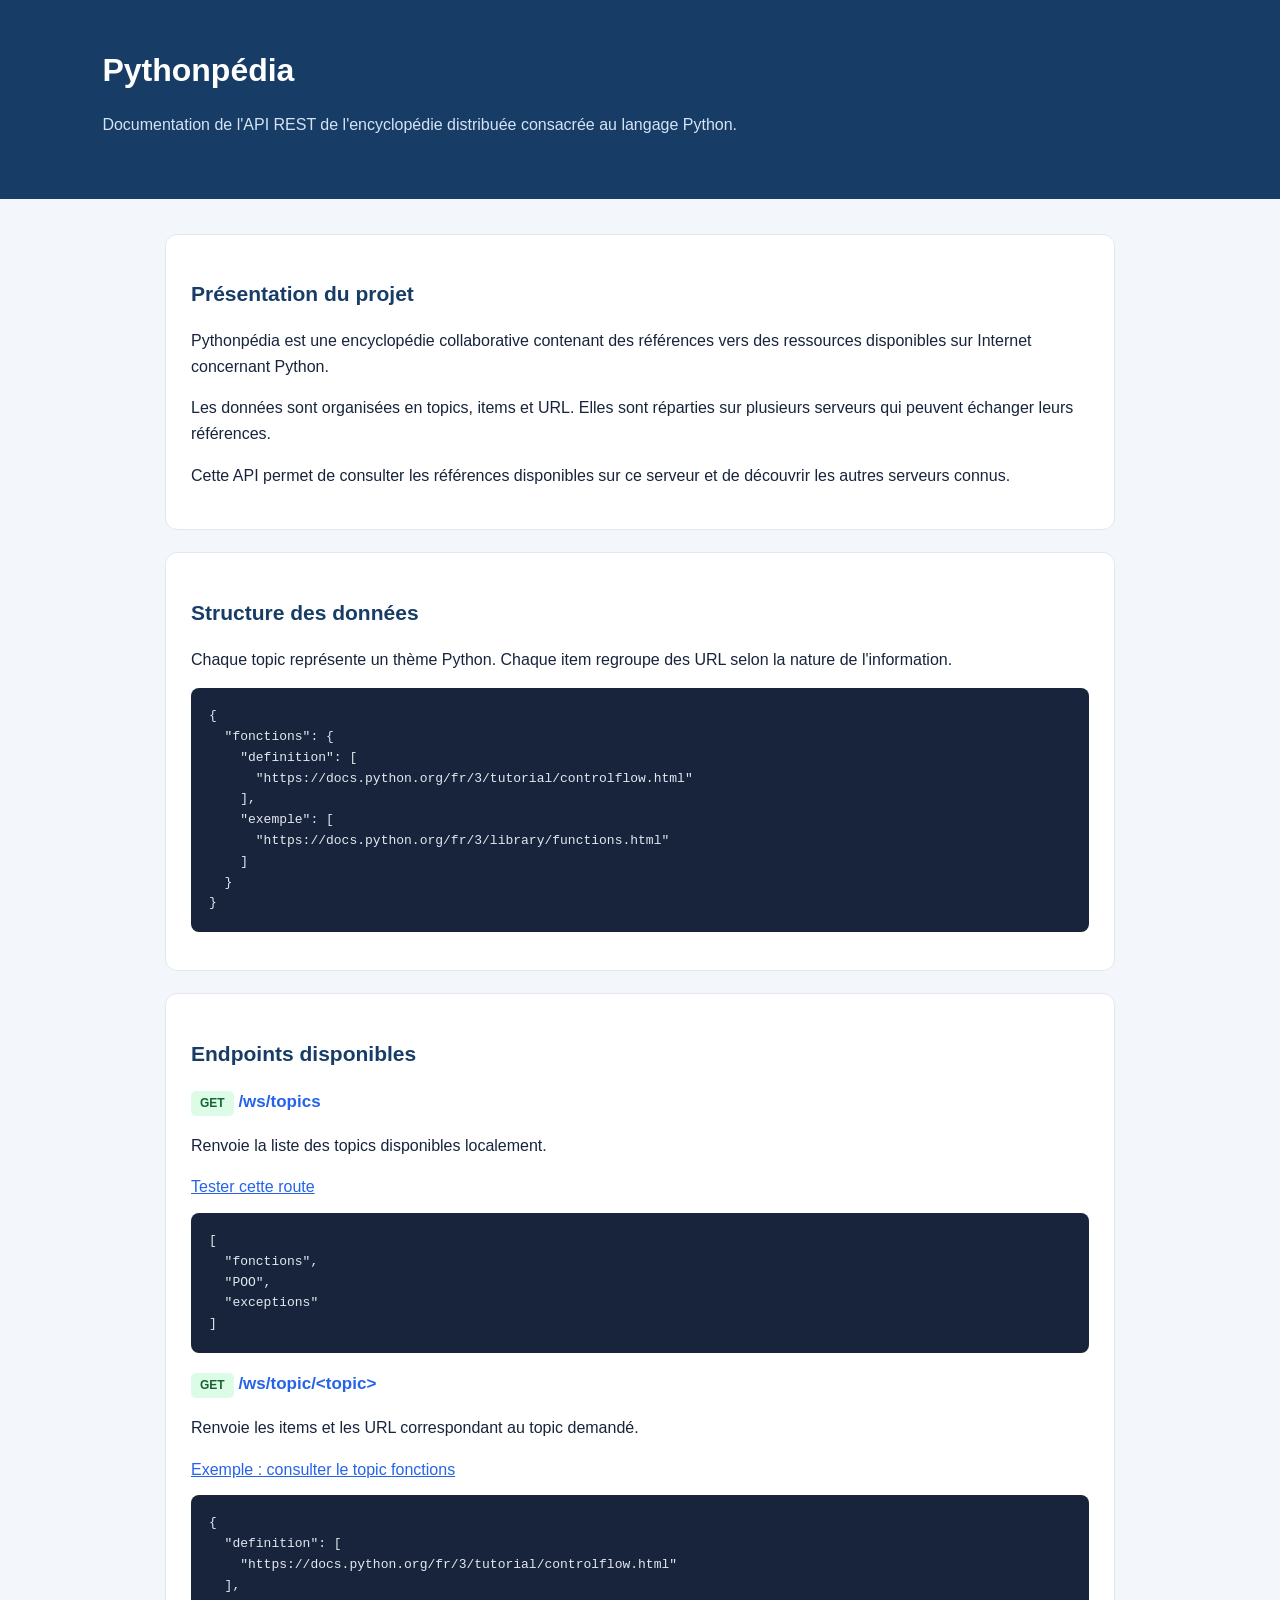
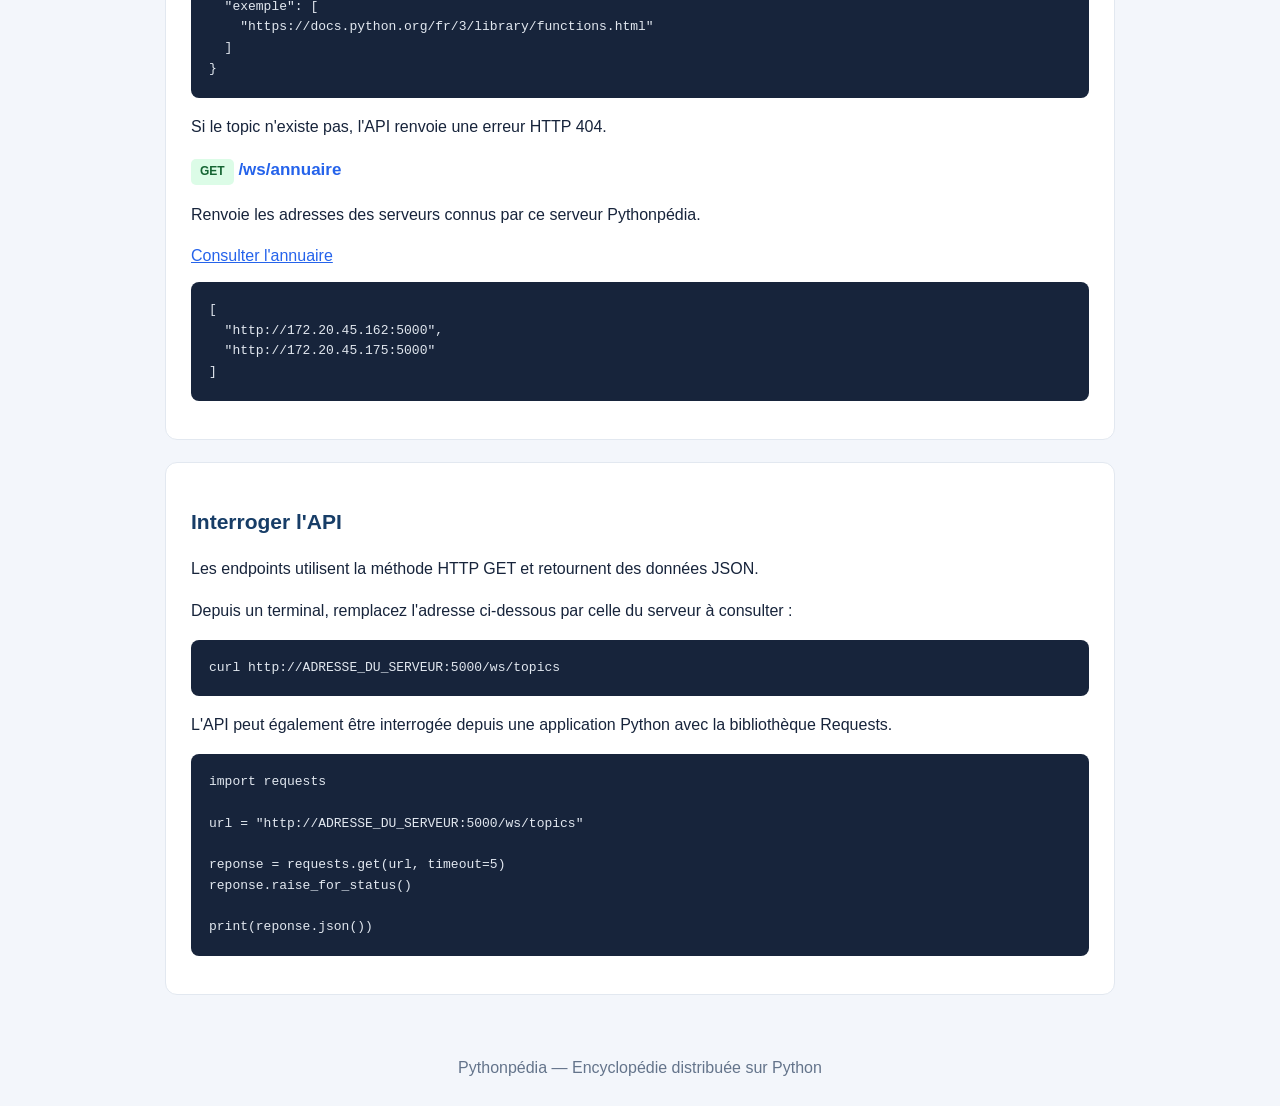
<file: templates/index.html>
<!DOCTYPE html>
<html lang="fr">

<head>
    <meta charset="UTF-8">
    <meta name="viewport" content="width=device-width, initial-scale=1.0">

    <title>Pythonpédia — Documentation API</title>

    <style>
        body {
            font-family: Arial, sans-serif;
            background: #f3f6fb;
            color: #17243b;
            margin: 0;
            line-height: 1.6;
        }

        header {
            background: #173d67;
            color: white;
            padding: 45px 8%;
        }

        header h1 {
            margin: 0;
            font-size: 32px;
        }

        header p {
            color: #d5e3f5;
        }

        main {
            max-width: 950px;
            margin: 35px auto;
            padding: 0 20px;
        }

        section {
            background: white;
            padding: 25px;
            margin-bottom: 22px;
            border-radius: 12px;
            border: 1px solid #e2e8f0;
        }

        h2 {
            font-size: 21px;
            color: #173d67;
        }

        h3 {
            color: #2563eb;
            font-size: 17px;
        }

        code {
            background: #eef3fa;
            padding: 3px 6px;
            border-radius: 4px;
        }

        pre {
            background: #17243b;
            color: #e2e8f0;
            padding: 18px;
            border-radius: 8px;
            overflow-x: auto;
        }

        pre code {
            background: transparent;
            padding: 0;
        }

        a {
            color: #2563eb;
            overflow-wrap: anywhere;
        }

        .methode {
            display: inline-block;
            background: #dcfce7;
            color: #166534;
            padding: 3px 9px;
            border-radius: 5px;
            font-weight: bold;
            font-size: 12px;
        }

        footer {
            text-align: center;
            padding: 25px;
            color: #64748b;
        }
    </style>
</head>

<body>

<header>
    <h1>Pythonpédia</h1>
    <p>Documentation de l'API REST de l'encyclopédie
       distribuée consacrée au langage Python.</p>
</header>

<main>

    <section>
        <h2>Présentation du projet</h2>

        <p>
            Pythonpédia est une encyclopédie collaborative
            contenant des références vers des ressources
            disponibles sur Internet concernant Python.
        </p>

        <p>
            Les données sont organisées en topics,
            items et URL. Elles sont réparties sur plusieurs
            serveurs qui peuvent échanger leurs références.
        </p>

        <p>
            Cette API permet de consulter les références
            disponibles sur ce serveur et de découvrir
            les autres serveurs connus.
        </p>
    </section>

    <section>
        <h2>Structure des données</h2>

        <p>
            Chaque topic représente un thème Python.
            Chaque item regroupe des URL selon la nature
            de l'information.
        </p>

        <pre><code>{
  "fonctions": {
    "definition": [
      "https://docs.python.org/fr/3/tutorial/controlflow.html"
    ],
    "exemple": [
      "https://docs.python.org/fr/3/library/functions.html"
    ]
  }
}</code></pre>
    </section>

    <section>
        <h2>Endpoints disponibles</h2>

        <h3>
            <span class="methode">GET</span>
            /ws/topics
        </h3>

        <p>Renvoie la liste des topics disponibles localement.</p>

        <a href="/ws/topics">Tester cette route</a>

        <pre><code>[
  "fonctions",
  "POO",
  "exceptions"
]</code></pre>

        <h3>
            <span class="methode">GET</span>
            /ws/topic/&lt;topic&gt;
        </h3>

        <p>
            Renvoie les items et les URL correspondant
            au topic demandé.
        </p>

        <a href="/ws/topic/fonctions">
            Exemple : consulter le topic fonctions
        </a>

        <pre><code>{
  "definition": [
    "https://docs.python.org/fr/3/tutorial/controlflow.html"
  ],
  "exemple": [
    "https://docs.python.org/fr/3/library/functions.html"
  ]
}</code></pre>

        <p>
            Si le topic n'existe pas, l'API renvoie
            une erreur HTTP 404.
        </p>

        <h3>
            <span class="methode">GET</span>
            /ws/annuaire
        </h3>

        <p>
            Renvoie les adresses des serveurs connus
            par ce serveur Pythonpédia.
        </p>

        <a href="/ws/annuaire">Consulter l'annuaire</a>

        <pre><code>[
  "http://172.20.45.162:5000",
  "http://172.20.45.175:5000"
]</code></pre>
    </section>

    <section>
        <h2>Interroger l'API</h2>

        <p>
            Les endpoints utilisent la méthode HTTP GET
            et retournent des données JSON.
        </p>

        <p>
            Depuis un terminal, remplacez l'adresse
            ci-dessous par celle du serveur à consulter :
        </p>

        <pre><code>curl http://ADRESSE_DU_SERVEUR:5000/ws/topics</code></pre>

        <p>
            L'API peut également être interrogée depuis
            une application Python avec la bibliothèque
            Requests.
        </p>

        <pre><code>import requests

url = "http://ADRESSE_DU_SERVEUR:5000/ws/topics"

reponse = requests.get(url, timeout=5)
reponse.raise_for_status()

print(reponse.json())</code></pre>
    </section>

</main>

<footer>
    Pythonpédia — Encyclopédie distribuée sur Python
</footer>

</body>
</html>
</file>
